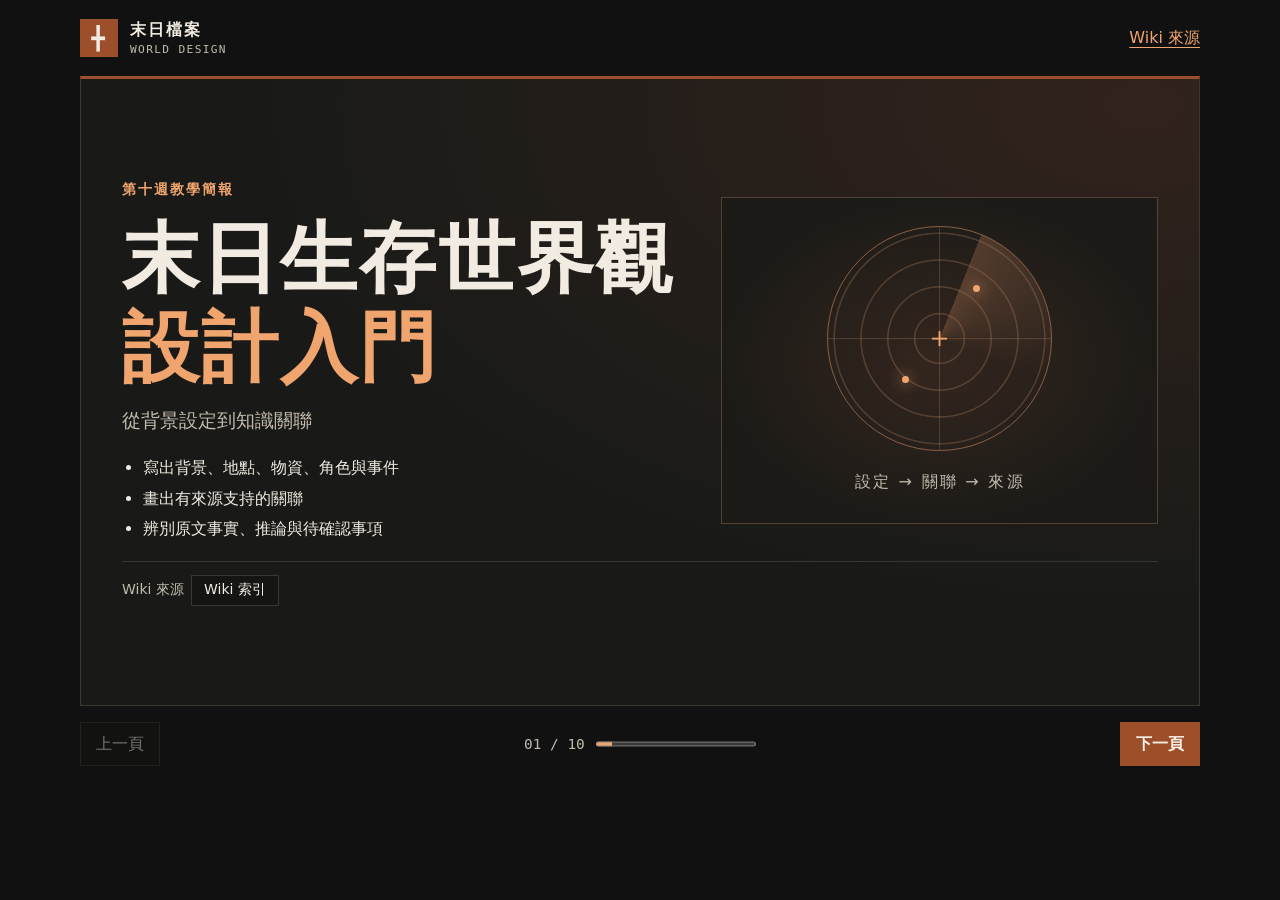
<file: slides/index.html>
<!doctype html>
<html lang="zh-Hant">
<head>
  <meta charset="utf-8">
  <meta name="viewport" content="width=device-width, initial-scale=1">
  <meta name="description" content="從北城 Wiki 檔案練習設計末日生存世界觀的十頁互動教學。">
  <title>末日生存世界觀設計入門</title>
  <link rel="stylesheet" href="style.css">
  <script src="script.js" defer></script>
</head>
<body>
  <div class="deck">
    <header class="masthead"><a class="brand" href="#slide-1" aria-label="末日檔案，回到首頁"><span aria-hidden="true">╋</span><strong>末日檔案<small>WORLD DESIGN</small></strong></a><a class="source-jump" href="#slide-10">Wiki 來源</a></header>
    <main id="slides">
      <section id="slide-1" class="slide cover" aria-label="封面">
        
        <div class="cover-grid"><div><p class="cover-label">第十週教學簡報</p><h1 tabindex="-1">末日生存世界觀<br><em>設計入門</em></h1><p class="subtitle">從背景設定到知識關聯</p><ul class="cover-goals"><li>寫出背景、地點、物資、角色與事件</li><li>畫出有來源支持的關聯</li><li>辨別原文事實、推論與待確認事項</li></ul></div><figure class="radar-panel" aria-label="教學路徑：從設定到關聯，再回查來源"><div class="radar" aria-hidden="true"><span>＋</span><i></i><i></i></div><figcaption>設定 → 關聯 → 來源</figcaption></figure></div>
        <footer class="citations"><span>Wiki 來源</span><button type="button" data-source="index">Wiki 索引</button></footer>
      </section>
      <section id="slide-2" class="slide" aria-label="基本構成">
        <header class="slide-heading"><p class="topic">基本構成</p><h2 tabindex="-1">先回答五個問題</h2><p class="objective">用五個問題寫出世界觀的第一份草稿。</p></header>
        <div class="cards five"><article class="card"><h3>災難背景</h3><p>原有秩序發生什麼變化？北城的醫療系統在爆發期間失去運作能力。</p></article><article class="card"><h3>地點</h3><p>事情在哪裡發生？例如北城綜合醫院的急診大樓。</p></article><article class="card"><h3>物資</h3><p>人們需要什麼？例如用於基礎照護的醫療補給包。</p></article><article class="card"><h3>角色</h3><p>誰能採取行動？例如前線醫護員林以安。</p></article><article class="card"><h3>事件</h3><p>哪件事在何時改變現況？例如 2042 年的第一次感染爆發。</p></article></div><p class="takeaway">練習句型：某件事發生後，某個角色在某處面臨哪一項物資難題？</p>
        <footer class="citations"><span>Wiki 來源</span><button type="button" data-source="event">第一次感染爆發</button><button type="button" data-source="hospital">廢棄醫院</button><button type="button" data-source="medic">林以安</button><button type="button" data-source="kit">醫療補給包</button></footer>
      </section>
      <section id="slide-3" class="slide" aria-label="背景與時間線">
        <header class="slide-heading"><p class="topic">背景與時間線</p><h2 tabindex="-1">讓事件有時間，也有證據</h2><p class="objective">用年、月、日定位變化，並保留原文尚未釐清的部分。</p></header>
        <p class="annotation"><strong>2042 年｜事件檔案的重建</strong>　災變起因仍無定論。</p><ol class="timeline"><li><strong>3/17 夜間</strong><span>急診大量收治不明病患</span></li><li><strong>3/18 凌晨</strong><span>醫療團隊開始分批撤離</span></li><li><strong>3/18 白天</strong><span>林以安等人經地下通道轉移部分病患</span></li><li><strong>3/19</strong><span>醫院對外通訊中斷</span></li></ol><aside class="takeaway"><strong>人物檔案另記：</strong>林以安在爆發「當夜」協助將部分病患轉移至地下運輸通道。兩段是否為同一批、同一次或同一階段，仍待確認。</aside>
        <footer class="citations"><span>Wiki 來源</span><button type="button" data-source="event">第一次感染爆發</button><button type="button" data-source="medic">林以安</button><button type="button" data-source="evac">撤離與傷患後送</button></footer>
      </section>
      <section id="slide-4" class="slide" aria-label="地點與風險">
        <header class="slide-heading"><p class="topic">地點與風險</p><h2 tabindex="-1">評級有數字，也有範圍</h2><p class="objective">描述風險來源，以及評級適用的區域或勘查條件。</p></header>
        <div class="cards two"><article class="card risk"><h3>廢棄醫院</h3><p class="rating">4 <small>/ 5</small></p><div class="meter" aria-hidden="true"><i></i><i></i><i></i><i></i><i></i></div><p>結構受損、視線受阻，有感染者活動紀錄。</p><p class="annotation">範圍：最近一次勘查，各樓層狀況有別。</p></article><article class="card risk"><h3>七號避難所</h3><p class="rating">2 <small>/ 5</small></p><div class="meter" aria-hidden="true"><i></i><i></i><i></i><i></i><i></i></div><p>通風、照明與供水需要持續維修。</p><p class="annotation">範圍：開放區域，評級未涵蓋封閉維修通道及地面出入口。</p></article></div><p class="takeaway">寫自己的地點時，先選一個會妨礙角色行動的風險，再寫明它出現在哪裡。</p>
        <footer class="citations"><span>Wiki 來源</span><button type="button" data-source="hospital">廢棄醫院</button><button type="button" data-source="shelter">七號避難所</button><button type="button" data-source="risk">地點風險與評級範圍</button></footer>
      </section>
      <section id="slide-5" class="slide" aria-label="生存資源">
        <header class="slide-heading"><p class="topic">生存資源</p><h2 tabindex="-1">一包物資，三個管理問題</h2><p class="objective">辨認資源從哪裡取得、如何核對、由誰調撥。</p></header>
        <ol class="flow"><li><strong>取得</strong><p>哪裡有？廢棄醫院急診備品櫃偶有封存庫存。</p></li><li><strong>核對</strong><p>誰來檢查？灰燈救援隊由醫護人員核對內容及保存狀態。</p></li><li><strong>調撥</strong><p>按什麼分配？七號避難所醫護室按需求評估調撥少量庫存。</p></li></ol><p class="takeaway">流程用來整理三個問題。這三筆例子缺乏可追溯同一批補給的流向紀錄。</p>
        <footer class="citations"><span>Wiki 來源</span><button type="button" data-source="kit">醫療補給包</button><button type="button" data-source="supply">醫療物資轉運與配給</button><button type="button" data-source="operation">避難所運作</button></footer>
      </section>
      <section id="slide-6" class="slide" aria-label="倖存者角色">
        <header class="slide-heading"><p class="topic">倖存者角色</p><h2 tabindex="-1">讓角色的專長遇上取捨</h2><p class="objective">用過去經驗、現在能力、合作關係與取捨設計角色。</p></header>
        <div class="cards two"><article class="card"><h3>過去｜經驗從何而來</h3><p>林以安曾任北城綜合醫院急診護理師。</p></article><article class="card"><h3>現在｜能做什麼</h3><p>他擅長傷患後送、物資盤點及封裝辨識。</p></article><article class="card"><h3>合作｜誰能補位</h3><p>固定搭檔許岑負責規劃往返醫院的地面路線。</p></article><article class="card"><h3>取捨｜誰有不同看法</h3><p>他與保管員周伯偶爾對物資留守或外送有不同意見。</p></article></div><p class="takeaway">練習句型：他擅長＿＿，需要與＿＿合作，卻必須在＿＿與＿＿之間做選擇。</p>
        <footer class="citations"><span>Wiki 來源</span><button type="button" data-source="medic">林以安</button><button type="button" data-source="guide">許岑</button><button type="button" data-source="keeper">周伯</button></footer>
      </section>
      <section id="slide-7" class="slide" aria-label="知識關聯">
        <header class="slide-heading"><p class="topic">知識關聯</p><h2 tabindex="-1">給每條連線一個動詞</h2><p class="objective">辨識實體、概念與交叉連結，說清楚連線的意義。</p></header>
        <div class="cards three"><article class="card"><h3>Entities｜具名對象</h3><p>廢棄醫院是地點，醫療補給包是物品。</p></article><article class="card"><h3>Concepts｜共通主題</h3><p>「醫療物資轉運與配給」整理取得、檢查與分配。</p></article><article class="card"><h3>Crosslinks｜可回查的關係</h3><p>醫院「偶有庫存」這項關係可在醫院與補給包兩頁查證。</p></article></div><figure class="relation"><span>廢棄醫院</span><span class="verb">急診備品櫃偶有庫存</span><span>醫療補給包</span></figure>
        <footer class="citations"><span>Wiki 來源</span><button type="button" data-source="index">Wiki 索引</button><button type="button" data-source="hospital">廢棄醫院</button><button type="button" data-source="kit">醫療補給包</button><button type="button" data-source="supply">醫療物資轉運與配給</button></footer>
      </section>
      <section id="slide-8" class="slide" aria-label="案例">
        <header class="slide-heading"><p class="topic">案例</p><h2 tabindex="-1">醫院、林以安與補給包</h2><p class="objective">用同一組節點練習區分來源事實與推論。</p></header>
        <ul class="case-map"><li><b>林以安</b><span>曾任急診護理師</span><b>廢棄醫院</b></li><li><b>廢棄醫院</b><span>備品櫃偶有庫存</span><b>醫療補給包</b></li></ul><div class="cards two evidence"><article class="card"><h3>原始資料明確記載的事實</h3><p>林以安留有舊櫃位圖，擅長物資盤點與封裝辨識。醫院偶有完整封裝的補給包。</p></article><article class="card"><h3>AI 推論</h3><p>舊圖與專長可能有助於查找並初步評估庫存。他是否親自回收特定補給包，以及該批物資的去向，仍待確認。</p></article></div> 
        <footer class="citations"><span>Wiki 來源</span><button type="button" data-source="hospital">廢棄醫院</button><button type="button" data-source="medic">林以安</button><button type="button" data-source="kit">醫療補給包</button></footer>
      </section>
      <section id="slide-9" class="slide" aria-label="互動練習">
        <header class="slide-heading"><p class="topic">互動練習</p><h2 tabindex="-1">哪項關聯有來源支持？</h2><p class="objective">選出最符合 Wiki 記載的一項，再讀取答案解析。</p></header>
        <form id="quiz"><fieldset><legend>選擇一個答案</legend><label><input type="radio" name="answer" value="a" required> 林以安把醫院的補給包送到了七號避難所。</label><label><input type="radio" name="answer" value="b"> 林以安保留醫院備品櫃的舊位置圖，院內偶有封存補給包。</label><label><input type="radio" name="answer" value="c"> 兩份檔案都把林以安協助轉移病患的時間定在 3 月 18 日白天。</label></fieldset><button class="primary" type="submit">查看解析</button><p id="feedback" class="feedback" role="status" aria-live="polite"></p></form>
        <footer class="citations"><span>Wiki 來源</span><button type="button" data-source="hospital">廢棄醫院</button><button type="button" data-source="medic">林以安</button><button type="button" data-source="event">第一次感染爆發</button><button type="button" data-source="supply">醫療物資轉運與配給</button></footer>
      </section>
      <section id="slide-10" class="slide" aria-label="總結與來源">
        <header class="slide-heading"><p class="topic">總結與來源</p><h2 tabindex="-1">從一張設定表開始</h2><p class="objective">用三個步驟檢查自己的世界觀，再依頁尾引用回查 Wiki。</p></header>
        <ol class="summary-steps"><li>寫出背景、地點、資源、角色與事件。</li><li>用動詞連接兩個對象，補上能支持關係的來源。</li><li>標出推論與待確認事項，遇到差異就回查兩份記載。</li></ol><h3 class="catalog-heading">Wiki 資料來源</h3><div class="catalog"><button type="button" data-source="index">Wiki 索引</button><button type="button" data-source="event">第一次感染爆發</button><button type="button" data-source="hospital">廢棄醫院</button><button type="button" data-source="medic">林以安</button><button type="button" data-source="kit">醫療補給包</button><button type="button" data-source="evac">撤離與傷患後送</button><button type="button" data-source="shelter">七號避難所</button><button type="button" data-source="risk">地點風險與評級範圍</button><button type="button" data-source="supply">醫療物資轉運與配給</button><button type="button" data-source="operation">避難所運作</button><button type="button" data-source="guide">許岑</button><button type="button" data-source="keeper">周伯</button></div>
        
      </section>
    </main>
    <noscript><p>可捲動閱讀全部投影片。啟用 JavaScript 後可使用方向鍵、互動練習與來源面板。</p></noscript>
    <nav id="controls" class="controls" aria-label="投影片控制" hidden><button id="prev" type="button">上一頁</button><div class="progress-area"><span id="page-number" aria-live="polite">01 / 10</span><progress id="progress" value="1" max="10" aria-label="簡報進度"></progress></div><button id="next" class="primary" type="button">下一頁</button></nav>
  </div>
  <dialog id="source-dialog" aria-labelledby="source-name">
    <form method="dialog"><button class="close" type="submit">關閉</button></form>
    <p class="topic">Wiki 來源摘要</p><h2 id="source-name"></h2><p id="source-note"></p><code id="source-path"></code>
  </dialog>
  <template id="source-records">
    <article data-record="index"><h3>Wiki 索引</h3><p>17 個索引頁涵蓋 5 個來源頁、8 個實體與 4 個概念。</p><code>.wiki/wiki/index.md</code></article>
    <article data-record="event"><h3>第一次感染爆發</h3><p>事件涵蓋北城綜合醫院急診大樓及周邊街區，時間為 2042 年 3 月 17 日夜間至 3 月 19 日。</p><code>.wiki/wiki/entities/first-outbreak.md</code></article>
    <article data-record="hospital"><h3>廢棄醫院</h3><p>最近一次勘查評級 4 / 5。急診備品櫃仍有少量完整封裝的補給包。林以安保留備品櫃舊位置圖。</p><code>.wiki/wiki/entities/abandoned-hospital.md</code></article>
    <article data-record="medic"><h3>林以安</h3><p>曾任北城綜合醫院急診護理師，擅長傷患後送、盤點與封裝辨識。人物檔案將轉移部分病患寫在爆發「當夜」。</p><code>.wiki/wiki/entities/field-medic.md</code></article>
    <article data-record="kit"><h3>醫療補給包</h3><p>灰燈救援隊會由醫護人員確認內容與保存狀態，再分配至前線。</p><code>.wiki/wiki/entities/medical-kit.md</code></article>
    <article data-record="evac"><h3>撤離與傷患後送</h3><p>事件檔案將林以安等人經地下通道轉移部分病患列於 3 月 18 日白天，人物檔案另記爆發當夜。</p><code>.wiki/wiki/concepts/evacuation-and-casualty-transfer.md</code></article>
    <article data-record="shelter"><h3>七號避難所</h3><p>開放區域危險等級 2 / 5，封閉維修通道與地面出入口未納入評級。</p><code>.wiki/wiki/entities/northern-underground-shelter.md</code></article>
    <article data-record="risk"><h3>地點風險與評級範圍</h3><p>醫院評級取自最近一次勘查，避難所評級僅適用於開放區域。</p><code>.wiki/wiki/concepts/location-risk.md</code></article>
    <article data-record="supply"><h3>醫療物資轉運與配給</h3><p>原文分別記載取得、核對、保管及調撥，缺少能確認某批補給流向的紀錄。</p><code>.wiki/wiki/concepts/medical-supply-management.md</code></article>
    <article data-record="operation"><h3>避難所運作</h3><p>配給站按登記及庫存發放飲水和保存食品，醫護室依需求評估調撥醫療補給。</p><code>.wiki/wiki/concepts/shelter-operations.md</code></article>
    <article data-record="guide"><h3>許岑</h3><p>灰燈嚮導，負責規劃往返醫院的地面路線，是林以安的固定搭檔。</p><code>.wiki/wiki/entities/xu-cen.md</code></article>
    <article data-record="keeper"><h3>周伯</h3><p>七號避難所保管員，協助保管回收的補給包，與林以安偶爾對留守或外送有不同意見。</p><code>.wiki/wiki/entities/zhou-bo.md</code></article>
  </template>
</body>
</html>
</file>
<file: slides/style.css>
:root {
  color-scheme: dark;
  --canvas: #101110;
  --surface: #191a18;
  --line: #383730;
  --text: #f1ebe1;
  --muted: #c2bbad;
  --accent: #f0a46e;
  --dark-orange: #9d4f2c;
  font-family: system-ui, "Microsoft JhengHei", sans-serif;
  line-height: 1.55;
}
* { box-sizing: border-box; }
[hidden] { display: none !important; }
body { margin: 0; color: var(--text); background: var(--canvas); }
button, input { font: inherit; }
a { color: inherit; }
button { cursor: pointer; color: var(--text); }
button:disabled { opacity: .45; cursor: default; }
:focus-visible { outline: 2px solid var(--accent); outline-offset: 3px; }
h1, h2, h3, p, figure { margin: 0; }
h1, h2 { line-height: 1.16; letter-spacing: .025em; }
h3 { line-height: 1.35; }
.deck { width: min(1120px, calc(100% - 64px)); margin-inline: auto; }
.masthead, .controls { display: flex; align-items: center; justify-content: space-between; gap: 1rem; }
.masthead { min-height: 76px; }
.brand { display: inline-flex; align-items: center; gap: .75rem; text-decoration: none; letter-spacing: .12em; line-height: 1.2; }
.brand span { display: grid; place-items: center; width: 38px; height: 38px; background: var(--dark-orange); font-size: 1.4rem; }
.brand small { display: block; margin-top: .2rem; font: .7rem ui-monospace, monospace; color: var(--muted); letter-spacing: .12em; }
.source-jump { color: var(--accent); text-underline-offset: .24em; }
.slide {
  aspect-ratio: 16 / 9;
  display: flex;
  flex-direction: column;
  justify-content: safe center;
  gap: clamp(.7rem, 1.7vw, 1.2rem);
  position: relative;
  padding: clamp(1.4rem, 3.2vw, 3rem);
  border: 1px solid var(--line);
  border-top: 3px solid var(--dark-orange);
  background: radial-gradient(ellipse at 95% 4%, #32231c, transparent 59%), var(--surface);
  overflow: auto;
}
.slide + .slide { margin-top: 1rem; }
.js-ready .slide + .slide { margin-top: 0; }
.slide-heading { display: grid; gap: .6rem; }
.topic, .cover-label { color: var(--accent); font-size: .89rem; font-weight: 750; letter-spacing: .14em; }
.slide h2 { font-size: clamp(1.85rem, 4vw, 3.1rem); }
.objective, .subtitle { color: var(--muted); font-size: clamp(1rem, 1.8vw, 1.2rem); }
.cover-grid { display: grid; grid-template-columns: 1.3fr 1fr; gap: 2rem; align-items: center; }
.cover h1 { font-size: clamp(2.15rem, 6vw, 4.8rem); margin-block: .85rem; }
.cover em { color: var(--accent); font-style: normal; }
.cover-goals { padding-inline-start: 1.3em; margin: 1.3rem 0 0; }
.cover-goals li + li { margin-top: .35rem; }
.radar-panel { text-align: center; padding: 1.75rem 1rem; border: 1px solid #544135; background: radial-gradient(ellipse, #34261e, #1b1a17 75%); }
.radar {
  position: relative;
  display: grid;
  place-items: center;
  width: min(90%, 225px);
  aspect-ratio: 1;
  margin: 0 auto 1.2rem;
  border-radius: 50%;
  border: 1px solid #8a6045;
  color: var(--accent);
  background: repeating-radial-gradient(circle, transparent 0 15%, #a3785755 15.5% 16%, transparent 16.5% 17%), conic-gradient(from 22deg, #e99b6c3c, transparent 25%), linear-gradient(90deg, transparent 49.7%, #a3785755 50%, transparent 50.3%), linear-gradient(transparent 49.7%, #a3785755 50%, transparent 50.3%);
  font: 1.8rem ui-monospace, monospace;
}
.radar i { position: absolute; top: 26%; left: 65%; width: 7px; height: 7px; border-radius: 50%; background: var(--accent); box-shadow: 0 0 14px var(--accent); }
.radar i + i { top: 67%; left: 33%; }
.radar-panel figcaption { color: var(--muted); letter-spacing: .14em; }
.cards { display: grid; gap: .75rem; }
.two { grid-template-columns: repeat(2, minmax(0, 1fr)); }
.three, .five { grid-template-columns: repeat(3, minmax(0, 1fr)); }
.card, .timeline li, .flow li { min-width: 0; border: 1px solid var(--line); background: #111210b0; padding: clamp(.75rem, 1.6vw, 1.15rem); }
.card h3, .flow strong, .timeline strong { color: var(--accent); }
.card p, .flow p { margin-top: .4rem; }
.takeaway { padding: .65rem .9rem; background: #9d4f2c22; border-inline-start: 3px solid var(--dark-orange); }
.timeline, .flow { display: grid; padding: 0; margin: 0; gap: .65rem; list-style: none; }
.timeline { grid-template-columns: repeat(4, minmax(0, 1fr)); }
.flow { grid-template-columns: repeat(3, minmax(0, 1fr)); }
.timeline li, .flow li { border-top: 3px solid var(--dark-orange); }
.timeline span { display: block; margin-top: .4rem; }
.annotation { color: var(--muted); }
.rating { color: var(--accent); font: 750 clamp(2rem, 6vw, 4.6rem)/1 ui-monospace, monospace; }
.rating small { font-size: .45em; color: var(--muted); }
.meter { display: flex; gap: .4rem; margin-block: .6rem; }
.meter i { width: 16%; height: .5rem; background: var(--line); }
.risk:first-child .meter i:nth-child(-n+4), .risk:last-child .meter i:nth-child(-n+2) { background: var(--accent); }
.relation, .case-map li { display: grid; grid-template-columns: 1fr minmax(0, 1.3fr) 1fr; gap: .55rem; align-items: center; text-align: center; }
.relation > span:not(.verb), .case-map b { padding: .55rem; border: 1px solid var(--line); background: #121311; }
.verb, .case-map li span { color: var(--accent); border-bottom: 1px solid var(--dark-orange); }
.case-map { list-style: none; padding: 0; margin: 0; display: grid; gap: .45rem; }
.evidence .card:last-child { border-style: dashed; border-color: #a07456; }
#quiz { display: grid; gap: .7rem; justify-items: start; }
#quiz fieldset { display: grid; gap: .5rem; margin: 0; width: 100%; padding: 0; border: 0; min-width: 0; }
#quiz legend { padding: 0 0 .45rem; color: var(--muted); }
#quiz label { display: flex; align-items: baseline; gap: .6rem; padding: .5rem .75rem; background: #121311; border: 1px solid var(--line); cursor: pointer; }
#quiz label:has(:checked) { border-color: var(--accent); }
#quiz input { accent-color: var(--accent); }
.feedback:empty { display: none; }
.feedback { padding: .6rem .8rem; border-inline-start: 3px solid var(--accent); background: #9d4f2c22; }
.feedback[data-correct="true"] { border-color: #b7cc92; }
.summary-steps { margin: 0; padding-inline-start: 1.4rem; }
.summary-steps li + li { margin-top: .45rem; }
.catalog-heading { color: var(--accent); }
.citations, .catalog { display: flex; align-items: center; flex-wrap: wrap; gap: .45rem; }
.citations { padding-top: .8rem; border-top: 1px solid var(--line); font-size: .875rem; }
.citations > span { color: var(--muted); }
.citations button, .catalog button, .controls button, .close, .primary { border: 1px solid var(--line); padding: .48rem .75rem; background: #151613; }
.citations button { padding-block: .22rem; }
button:not(:disabled):hover { border-color: var(--accent); }
button.primary { background: var(--dark-orange); border-color: var(--dark-orange); color: #fff5eb; font-weight: 700; }
.controls { padding-block: 1rem; }
.controls button { min-height: 44px; min-width: 5rem; }
.progress-area { display: flex; align-items: center; gap: .7rem; color: var(--muted); font: .9rem ui-monospace, monospace; white-space: nowrap; }
progress { accent-color: var(--accent); width: min(18vw, 10rem); height: .6rem; }
dialog { max-width: min(95vw, 34rem); padding: 1.4rem; color: var(--text); border: 1px solid var(--dark-orange); background: var(--surface); }
dialog::backdrop { background: #000b; }
dialog form { display: flex; justify-content: end; }
dialog h2, dialog p, dialog code { margin-top: .5rem; }
dialog code { display: block; overflow-wrap: anywhere; color: var(--accent); }
@media (761px <= width <= 1100px) {
  .slide { padding: 1.3rem; gap: .7rem; }
}
@media (max-width: 760px) {
  .deck { width: calc(100% - 32px); }
  .slide { aspect-ratio: auto; min-height: 0; }
  .cover-grid, .three { grid-template-columns: 1fr; }
  .radar { width: min(46vw, 185px); }
  .five, .timeline { grid-template-columns: repeat(2, minmax(0, 1fr)); }
}
@media (max-width: 480px) {
  .slide { padding: 1.15rem; }
  .cover-grid, .two, .five, .flow, .timeline { grid-template-columns: 1fr; }
  .relation, .case-map li { grid-template-columns: 1fr; gap: .25rem; }
  .verb, .case-map li span { border: 0; }
  .cards { gap: .5rem; }
}
</file>
